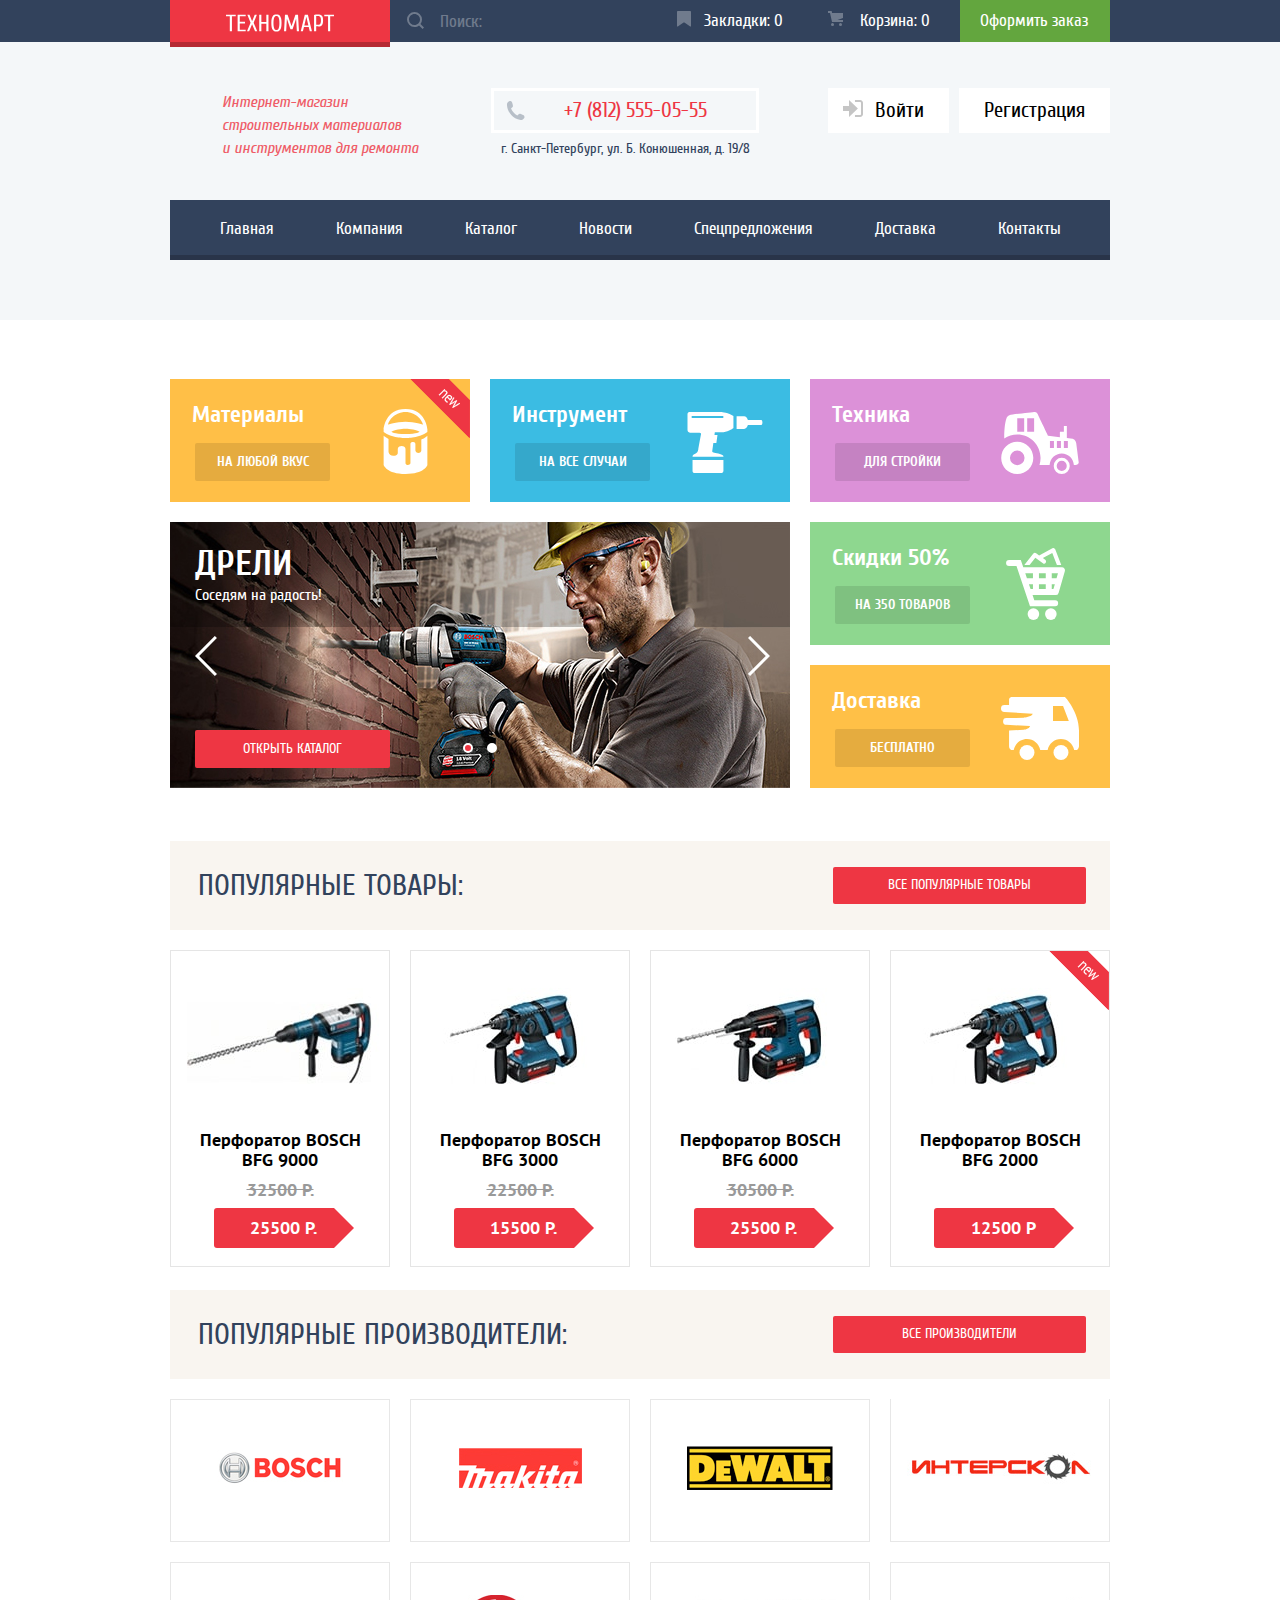
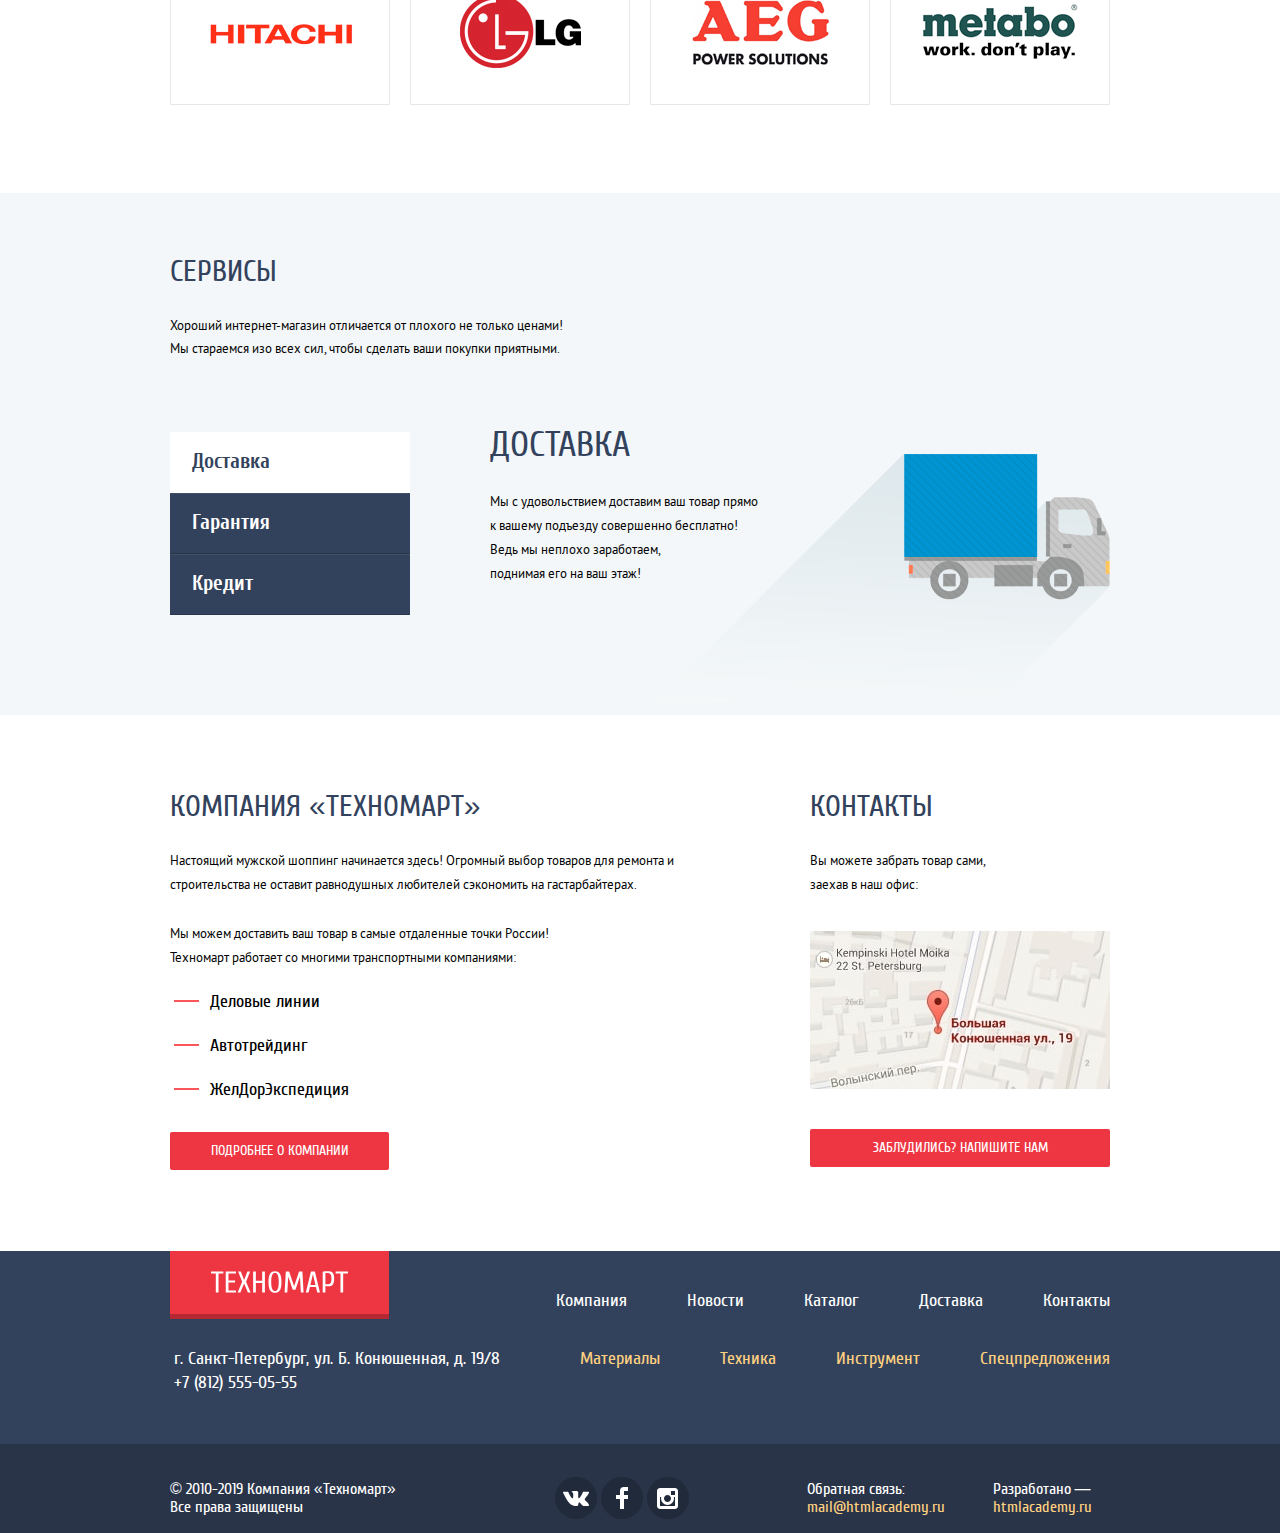
<file: index.html>
<!DOCTYPE html>
<html lang="ru">
<head>
  <meta charset="utf-8">
  <title>HTML Academy: Техномарт</title>
  <link href="css/normalize.css" rel="stylesheet">
  <link href="css/style.min.css" rel="stylesheet">
</head>
<body>
<header>
  <div class="headerTop">
    <div class="topLevel">
      <div class="headline">
        <a class="logo" href="#">
          <img alt="Техномарт" height="22" src="img/logo-technomart.svg" width="137"></a>
        <div class="find">
          <form action="https://echo.htmlacademy.ru" method="post">
            <input class="findArea" id="search" name="searchText" placeholder="Поиск:" type="search">
            <label class="searchLabel" for="search"></label>
          </form>
        </div>
        <div class="bookmarksCart">
          <a href="#">Закладки: 0</a>
          <a href="#">Корзина: 0</a>
        </div>
        <div class="goToCart">
          <a href="#">Оформить заказ</a>
        </div>
      </div>
    </div>
  </div>
  <div class="containerContactsLogin">
    <div class="contactsLogin container">
      <h1>Интернет-магазин строительных&nbsp;материалов и&nbsp;инструментов&nbsp;для&nbsp;ремонта</h1>
      <div class="telAddress">
        <div class="telBorder">
          <a class="tel" href="tel:+78125550555">+7 (812) 555-05-55</a>
        </div>
        <p class="address">г. Санкт-Петербург, ул. Б. Конюшенная, д. 19/8</p>
      </div>
      <div class="loginLink">
        <a class="login" href="#">Войти</a>
        <a class="signUp" href="#">Регистрация</a>
      </div>
    </div>

    <nav class="siteNav container">
      <ul class="siteNavList">
        <li class="siteNavItem"><a href="#">Главная</a></li>
        <li class="siteNavItem"><a href="#">Компания</a></li>
        <li class="siteNavItem"><a href="catalog.html">Каталог</a></li>
        <li class="siteNavItem"><a href="#">Новости</a></li>
        <li class="siteNavItem"><a href="#">Спецпредложения</a></li>
        <li class="siteNavItem"><a href="#">Доставка</a></li>
        <li class="siteNavItem"><a href="#">Контакты</a></li>
      </ul>
    </nav>
  </div>
</header>
<main>
  <section class="catalog">
    <div class="topCatalog">
      <ul class="catalogList">
        <li class="catalogItem new">
          <p>Материалы</p>
          <a class="btnCatalog" href="#">На любой вкус</a>
          <img alt="Ведро краски" src="img/icon-1.svg">
        </li>
        <li class="catalogItem">
          <p>Инструмент</p>
          <a class="btnCatalog" href="#">На все случаи</a>
          <img alt="Дрель" src="img/icon-2.svg">
        </li>
        <li class="catalogItem">
          <p>Техника</p>
          <a class="btnCatalog" href="#">Для стройки</a>
          <img alt="Трактор" src="img/icon-3.svg">
        </li>
      </ul>
    </div>
    <div class="bottomCatalog">
      <div class="slider">
        <div class="firstSlide">
          <p class="boldText upperCase">Дрели</p>
          <p class="sliderDescription">Соседям на радость!</p>
          <div class="arrows">
            <a href="#"><img alt="Предыдущий слайд" height="40" src="img/icon-left.svg" width="22"></a>
            <a href="#"><img alt="Следующий слайд" height="40" src="img/icon-right.svg" width="22"></a>
          </div>
          <a class="btn" href="catalog.html">Открыть каталог</a>
          <input checked id="btn-1" name="toggle" type="radio">
          <input id="btn-2" name="toggle" type="radio">
          <div class="slider-controls">
            <label for="btn-1"></label>
            <label for="btn-2"></label>
          </div>
        </div>
        <div class="secondSlide visuallyHidden">
          <p class="boldText upperCase">Перфораторы</p>
          <p class="sliderDescription">Настоящие мужские игрушки</p>
          <div class="arrows">
            <a href="#"><img alt="Предыдущий слайд" height="40" src="img/icon-left.svg" width="22"></a>
            <a href="#"><img alt="Следующий слайд" height="40" src="img/icon-right.svg" width="22"></a>
          </div>
          <a class="btn" href="catalog.html">Открыть каталог</a>
          <input id="btn-4" name="toggle" type="radio">
          <input id="btn-3" name="toggle" type="radio">
          <div class="slider-controls">
            <label for="btn-4"></label>
            <label for="btn-3"></label>
          </div>
        </div>

      </div>
      <div class="sliderRight">
        <div class="catalogItemBottom">
          <p>Скидки 50%</p>
          <a class="btnCatalog" href="#">На 350 товаров</a>
          <div class="catalogItemImg">
            <img alt="Корзина" src="img/icon-4.svg">
          </div>
        </div>
        <div class="catalogItemBottom">
          <p>Доставка</p>
          <a class="btnCatalog" href="#">Бесплатно</a>
          <div class="catalogItemImg">
            <img alt="Автомобиль" src="img/icon-5.svg">
          </div>
        </div>
      </div>
    </div>
  </section>
  <section class="popularCatalog">
    <div class="popularItemsHeader">
      <h2>Популярные товары:</h2>
      <a class="btn" href="#">Все популярные товары</a>
    </div>
    <div class="popularInCatalog">
      <ul class="popularItemsList">
        <li class="popularItem">
          <a href="#">
            <img alt="Перфоратор Bosch BSG 9000" class="itemCard" height="170" src="img/perforator_4.jpg" width="218">
          </a>
          <div class="buyBtns">
            <a class="buyBtn" href="#">Купить</a>
            <a class="bkmkBtn" href="#">В закладки</a>
          </div>
          <p class="itemHeader">Перфоратор <span class="upperCase">Bosch BFG</span>&nbsp;9000</p>
          <p class="lineTrough">32500 Р.</p>
          <p class="redPrice">25500&nbsp;Р.</p>
        </li>
        <li class="popularItem">
          <a href="#">
            <img alt="Перфоратор Bosch BGF 3000" class="itemCard" height="170" src="img/perforator_1.jpg" width="218">
          </a>
          <div class="buyBtns">
            <a class="buyBtn" href="#">Купить</a>
            <a class="bkmkBtn" href="#">В закладки</a>
          </div>
          <p class="itemHeader">Перфоратор <span class="upperCase">Bosch BFG</span>&nbsp;3000</p>
          <p class="lineTrough">22500 Р.</p>
          <p class="redPrice">15500&nbsp;Р.</p>
        </li>
        <li class="popularItem">
          <a href="#">
            <img alt="Перфоратор Bosch BFG 6000" class="itemCard" height="170" src="img/perforator_2.jpg" width="218">
          </a>
          <div class="buyBtns">
            <a class="buyBtn" href="#">Купить</a>
            <a class="bkmkBtn" href="#">В закладки</a>
          </div>
          <p class="itemHeader">Перфоратор <span class="upperCase">Bosch BFG</span>&nbsp;6000</p>
          <p class="lineTrough">30500 Р.</p>
          <p class="redPrice">25500&nbsp;Р.</p>
        </li>
        <li class="popularItem new">
          <a href="#">
            <img alt="Перфоратор Bosch BFG 2000" class="itemCard" height="170" src="img/perforator_3.jpg" width="218">
          </a>
          <div class="buyBtns">
            <a class="buyBtn" href="#">Купить</a>
            <a class="bkmkBtn" href="#">В закладки</a>
          </div>
          <p class="itemHeader">Перфоратор <span class="upperCase">Bosch BFG</span>&nbsp;2000</p>
          <p class="lineTrough"></p>
          <p class="redPrice">12500&nbsp;Р</p>

        </li>
      </ul>
    </div>
  </section>
  <section class="manufactureContainer">
    <div class="popularItemsHeader">
      <h2>Популярные производители:</h2>
      <a class="btn" href="#">Все производители</a>
    </div>
    <div class="popularManufacture">
      <ul class="popularManufactureList">
        <li class="popularManufactureItem">
          <a href="#"><img alt="Bosch" height="37" src="img/bosch.jpg" width="126"></a>
        </li>
        <li class="popularManufactureItem">
          <a href="#"><img alt="Makita" height="40" src="img/makita.jpg" width="123"></a>
        </li>
        <li class="popularManufactureItem">
          <a href="#"><img alt="DeWALT" height="44" src="img/dewalt.jpg" width="146"></a>
        </li>
        <li class="popularManufactureItem">
          <a href="#"><img alt="Интерскол" height="143" src="img/interskol.png" width="218"></a>
        </li>
        <li class="popularManufactureItem">
          <a href="#"><img alt="HITACHI" height="135" src="img/hitachi.jpg" width="214"></a>
        </li>
        <li class="popularManufactureItem">
          <a href="#"><img alt="LG" height="73" src="img/lg.jpg" width="121"></a>
        </li>
        <li class="popularManufactureItem">
          <a href="#"><img alt="AEG" height="96" src="img/aeg.jpg" width="151"></a>
        </li>
        <li class="popularManufactureItem">
          <a href="#"><img alt="metabo" height="69" src="img/metabo.jpg" width="204"></a>
        </li>
      </ul>
    </div>
  </section>
  <div class="service-container">
    <div class="service">
      <h2>Сервисы</h2>
      <p class="smallText">Хороший интернет-магазин отличается от плохого не только ценами!<br>
        Мы стараемся изо всех сил, чтобы сделать ваши покупки приятными.</p>
      <div class="serviceBtns">
        <div class="serviceBlockLeft">
          <input checked id="button-1" name="service-toggle" type="radio">
          <input id="button-2" name="service-toggle" type="radio">
          <input id="button-3" name="service-toggle" type="radio">
          <div class="service-toggle">
            <label for="button-1">Доставка</label>
            <label for="button-2">Гарантия</label>
            <label for="button-3">Кредит</label>
          </div>
        </div>

        <div class="serviceBlockRight">
          <div class="serviceBtnDelivery">
            <span>Доставка</span>
            <p>
              Мы с удовольствием доставим ваш товар прямо <br>
              к вашему подъезду совершенно бесплатно! <br>
              Ведь мы неплохо заработаем, <br>
              поднимая его на ваш этаж!
            </p>
          </div>
          <div class="serviceBtnWarranty visuallyHidden">
            <span>Гарантия</span>
            <p>
              Если купленный у нас товар поломается или заискрит,<br>
              а также в случае пожара, спровоцированного его возгоранием, вы всегда можете быть уверены в нашей
              гарантии. Мы обменяем сгоревший товар на новый.
              <br>
              Дом уж восстановите как-нибудь сами.</p>
          </div>
          <div class="serviceBtnCredit visuallyHidden">
            <span>Кредит</span>
            <p>Залезть в долговую яму стало проще!<br>
              Кредитные консультанты придут вам на помощь.</p>
            <a class="btn upperCase" href="#">Отправить заявку</a>
          </div>
        </div>
      </div>
    </div>
  </div>

  <div class="aboutColumns">
    <section class="about">
      <h2>Компания «Техномарт»</h2>
      <p>Настоящий мужской шоппинг начинается здесь! Огромный выбор товаров для ремонта и строительства не оставит
        равнодушных любителей сэкономить на гастарбайтерах.</p>
      <p>Мы можем доставить ваш товар в самые отдаленные точки России! Техномарт&nbsp;работает&nbsp;со&nbsp;многими
        транспортными компаниями:</p>
      <ul>
        <li class="delivery">Деловые линии</li>
        <li class="delivery">Автотрейдинг</li>
        <li class="delivery">ЖелДорЭкспедиция</li>
      </ul>
      <a class="btn" href="#">Подробнее о компании</a>
    </section>
    <section class="map">
      <h2>Контакты</h2>
      <p>Вы можете забрать товар сами,<br>
        заехав в наш офис:</p>
      <a class="location" href="#mapPopup"><img alt="Схема проезда" height="158" src="img/map.jpg" width="300"></a>
      <a class="btn" href="form.html" id="formOpen">Заблудились? Напишите нам</a>
    </section>
  </div>
</main>
<div class="popupWindow container visuallyHidden" id="mapPopup">
  <button aria-label="Закрыть карту" class="popupClose" type="button"></button>
  <iframe height="447"
          src="https://yandex.ru/map-widget/v1/?um=constructor%3Aa9865b3611315fa5fb61358d9bc6b5be727f61d021dee298cf6411a449af5301&amp;source=constructor"
          width="938"></iframe>
</div>
<div class="feedback container visuallyHidden">
  <button aria-label="Закрыть форму" class="modalClose" type="button"></button>
  <form action="https://echo.htmlacademy.ru">
    <div class="answer">
      <div class="form-answer">
        <div class="formUpperLeft">
          <label for="loginInput">Ваше имя:</label>
          <label for="emailInput">Ваш e-mail:</label>
        </div>
        <div class="formUpperRight">
          <input id="loginInput" name="login" placeholder="Представьтесь, пожалуйста" type="text">
          <input id="emailInput" name="email" placeholder="Для отправки ответа" type="text">
        </div>
        <div class="formFooter">
          <label for="textletter">Текст письма:</label>
          <textarea cols="67" id="textletter" name="textletter" placeholder="В свободной форме" rows="6"></textarea>
        </div>
      </div>
    </div>
    <div class="formBtn">
      <button aria-label="Отправть обращение" class="upperCase" type="submit">Отправить</button>
    </div>
  </form>
</div>
<footer>
  <div class="footerTopBg">
    <div class="footerTop">
      <div class="leftSide">
        <a href="#">
          <img alt="Техномарт" height="22" src="img/logo-technomart.svg" width="137">
        </a>
        <p>г. Санкт-Петербург, ул. Б. Конюшенная, д. 19/8 +7 (812) 555-05-55</p>
      </div>
      <div class="rightSide">
        <nav>
          <ul>
            <li class="item"><a href="#">Компания</a></li>
            <li class="item"><a href="#">Новости</a></li>
            <li class="item"><a href="#">Каталог</a></li>
            <li class="item"><a href="#">Доставка</a></li>
            <li class="item"><a href="#">Контакты</a></li>
          </ul>
        </nav>
        <nav class="navYellow">
          <ul>
            <li class="item"><a href="#">Материалы</a></li>
            <li class="item"><a href="#">Техника</a></li>
            <li class="item"><a href="#">Инструмент</a></li>
            <li class="item"><a href="#">Спецпредложения</a></li>
          </ul>
        </nav>
      </div>
    </div>
  </div>
  <div class="footerBottomBg">
    <div class="footerBottom container">
      <div>
        <p>&copy; 2010-2019 Компания «Техномарт»<br>
          Все права защищены</p>
      </div>
      <div class="social">
        <div class="socialItem"><a href="#"><img alt="Вконтакте" height="15" src="img/icon-vk.svg" width="26"></a></div>
        <div class="socialItem"><a href="#"><img alt="Facebook" height="22" src="img/icon-fb.svg" width="12"></a></div>
        <div class="socialItem"><a href="#"><img alt="Instagram" height="21" src="img/icon-insta.svg" width="21"></a>
        </div>
      </div>
      <div class="developed">
        <p>Обратная связь: <br>
          <a href="#">mail@htmlacademy.ru</a></p>
        <p>Разработано &mdash; <br>
          <a href="https://up.htmlacademy.ru/htmlcss/27">htmlacademy.ru</a></p>
      </div>
    </div>
  </div>
</footer>
<script src="js/min.js"></script>
</body>
</html>
</file>
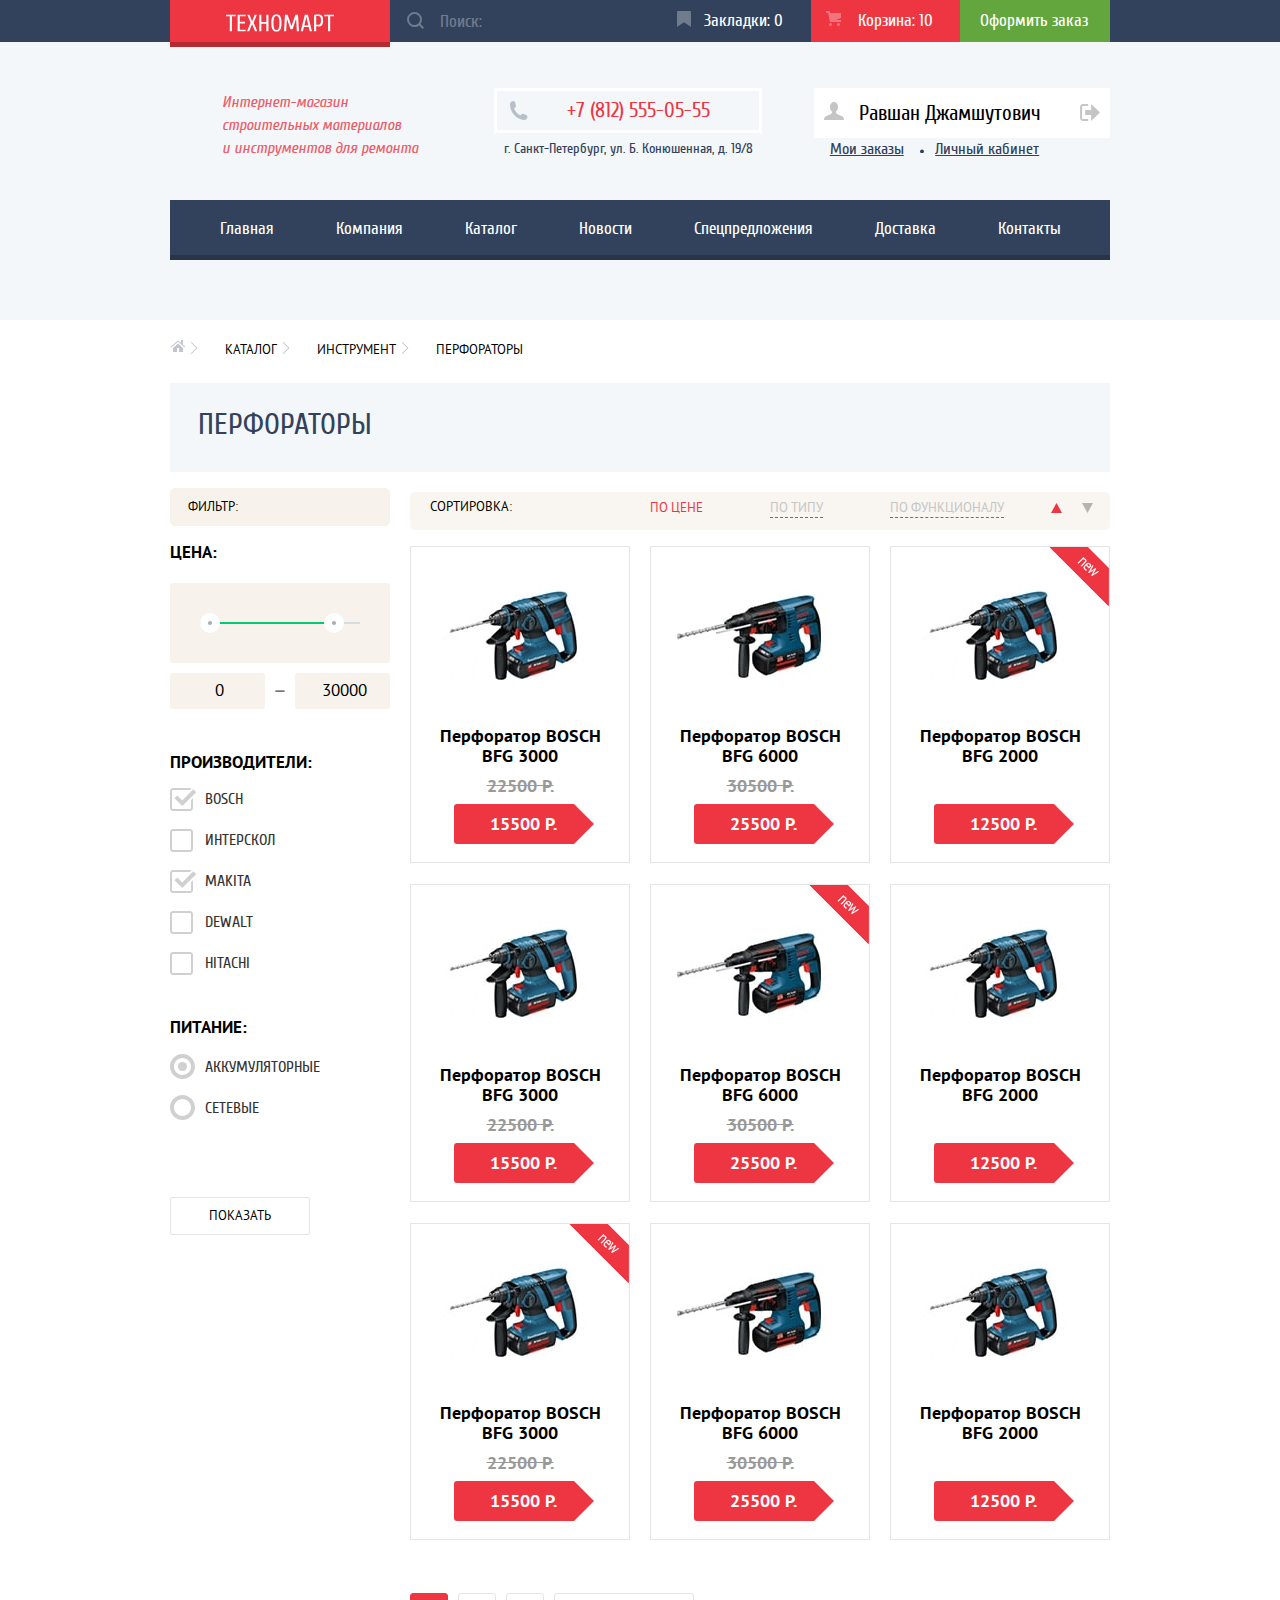
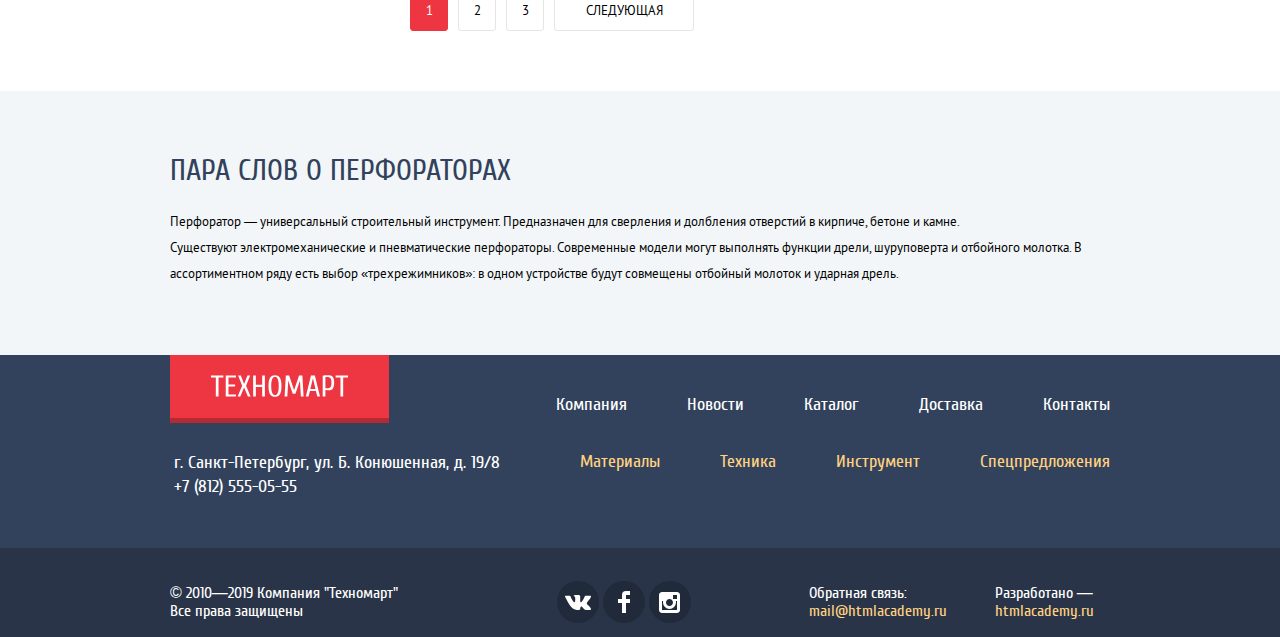
<file: catalog.html>
<!DOCTYPE html>
<html lang="ru">
<head>
  <meta charset="UTF-8">
  <title>HTML Academy: Техномарт</title>
  <link href="css/normalize.css" rel="stylesheet">
  <link href="css/style.min.css" rel="stylesheet">
</head>
<body>
<header>
  <div class="headerTop">
    <div class="topLevel">
      <div class="headline">
        <a class="logo" href="index.html">
          <img alt="Техномарт" height="22" src="img/logo-technomart.svg" width="137"></a>
        <div class="find">
          <form action="https://echo.htmlacademy.ru" method="post">
            <input id="search" name="searchText" placeholder="Поиск:" type="search">
            <label class="searchLabel" for="search"></label>
          </form>
        </div>
        <div class="bookmarksCart">
          <a href="#">Закладки: 0</a>
          <a class="redBnt" href="#">Корзина: 10</a>
        </div>
        <div class="goToCart">
          <a href="#">Оформить заказ</a>
        </div>
      </div>
    </div>
  </div>
  <div class="containerContactsLogin">
    <div class="contactsLogin container">
      <h1>Интернет-магазин строительных&nbsp;материалов и&nbsp;инструментов&nbsp;для&nbsp;ремонта</h1>
      <div class="telAddres">
        <div class="telBorder">
          <a class="tel" href="tel:+78125550555">+7 (812) 555-05-55</a>
        </div>
        <p class="address">г. Санкт-Петербург, ул. Б. Конюшенная, д. 19/8</p>
      </div>
      <div class="user">
        <div class="userBorder">
          <a class="userName" href="#">Paвшан Джамшутович</a>
          <a class="logout" href="#">w</a>
        </div>
        <ul>
          <li class="shoppingHistory"><a href="#">Мои заказы</a></li>
          <li class="account"><a href="#">Личный кабинет</a></li>
        </ul>
      </div>
    </div>


    <nav class="siteNav container">
      <ul class="siteNavList">
        <li class="siteNavItem"><a href="index.html">Главная</a></li>
        <li class="siteNavItem"><a href="#">Компания</a></li>
        <li class="siteNavItem"><a href="#">Каталог</a></li>
        <li class="siteNavItem"><a href="#">Новости</a></li>
        <li class="siteNavItem"><a href="#">Спецпредложения</a></li>
        <li class="siteNavItem"><a href="#">Доставка</a></li>
        <li class="siteNavItem"><a href="#">Контакты</a></li>
      </ul>
    </nav>
  </div>
</header>
<main>
  <div class="container">
    <div class="breadcrumbs upperCase">
      <a href="index.html"><img alt="Начало" height="12" src="img/icon-home.svg" width="15"></a>
      <ul>
        <li><a href="">Каталог</a></li>
        <li><a href="">Инструмент</a></li>
        <li><a href="">Перфораторы</a></li>
      </ul>
    </div>
    <div class="catalogName container">
      <h2>Перфораторы</h2>
    </div>
    <div class="flexContainer container">
      <div class="sideForm">
        <form action="https://echo.htmlacademy.ru" method="post">
          <p class="formHeader upperCase">Фильтр:</p>
          <fieldset class="costFieldset">
            <legend>Цена:</legend>
            <div class="rangeControls">
              <div class="scale">
                <div class="bar">
                </div>
              </div>
              <div class="toggle minToggle"></div>
              <div class="toggle maxToggle"></div>
            </div>
            <div class="priceControls">
              <input class="priceMin" id="priceMin" name="priceMin" type="number" value="0">
              <img alt="-" height="2" src="img/line.png" width="10">
              <input class="priceMax" id="priceMax" name="priceMax" type="number" value="30000">

            </div>
          </fieldset>
          <fieldset class="productionsFieldset">
            <legend>Производители:</legend>
            <ul>
              <li>
                <input checked class="checkBox" id="filter-bosch" name="bosch" type="checkbox">
                <label for="filter-bosch">Bosch</label>
              </li>
              <li>
                <input class="checkBox" id="filter-interskol" name="interskol" type="checkbox">
                <label for="filter-interskol">Интерскол</label>
              </li>
              <li>
                <input checked class="checkBox" id="filter-makita" name="makita" type="checkbox">
                <label for="filter-makita">Makita</label>
              </li>
              <li>
                <input class="checkBox" id="filter-dewalt" name="dewalt" type="checkbox">
                <label for="filter-dewalt">Dewalt</label>
              </li>
              <li>
                <input class="checkBox" id="filter-hitachi" name="hitachi" type="checkbox">
                <label for="filter-hitachi">Hitachi</label>
              </li>
            </ul>
          </fieldset>
          <fieldset class="productionsFieldset">
            <legend>Питание:</legend>
            <ul>
              <li>
                <input checked id="filter-battery" name="adapterGroup" type="radio" value="battery">
                <label for="filter-battery">Аккумуляторные</label>
              </li>
              <li>
                <input id="filter-socket" name="adapterGroup" type="radio" value="socket">
                <label for="filter-socket">Сетевые</label>
              </li>
            </ul>
          </fieldset>
          <button aria-label="Показать результат поиска" class="upperCase" type="submit">Показать</button>
        </form>
      </div>
      <div class="productTable">
        <div class="sort">
          <p class="upperCase">Сортировка:</p>
          <div class="sortBy">
            <div class="sortByType">
              <a class="sortByItem upperCase" href="#">По цене</a>
              <a class="sortByItem upperCase" href="#">По типу</a>
              <a class="sortByItem upperCase" href="#">По функционалу</a>
            </div>
            <div class="sortControl">
              <a class="sortByUp" href="#"></a>
              <a class="sortByDown" href="#"></a>
            </div>
          </div>
        </div>
        <ul class="productList">
          <li class="productListItem">
            <a href="#">
              <img alt="Перфоратор BOSCH BGF 3000" class="itemCard" height="170" src="img/perforator_1.jpg" width="218">
            </a>
            <div class="buyBtns">
              <a class="buyBtn upperCase" href="#">Купить</a>
              <a class="bkmkBtn upperCase" href="#">В закладки</a>
            </div>
            <p class="itemHeader">Перфоратор <span class="upperCase">Bosch bfg</span>&nbsp;3000</p>
            <p class="lineTrough">22500 Р.</p>
            <p class="redPrice">15500 Р.</p>
          </li>
          <li class="productListItem">
            <a href="#">
              <img alt="Перфоратор BOSCH BFG 6000" class="itemCard" height="170" src="img/perforator_2.jpg" width="218">
            </a>
            <div class="buyBtns">
              <a class="buyBtn upperCase" href="#">Купить</a>
              <a class="bkmkBtn upperCase" href="#">В закладки</a>
            </div>
            <p class="itemHeader">Перфоратор <span class="upperCase">Bosch bfg</span>&nbsp;6000</p>
            <p class="lineTrough">30500 Р.</p>
            <p class="redPrice">25500 Р.</p>
          </li>
          <li class="productListItem new">
            <a href="#">
              <img alt="Перфоратор BOSCH BFG 2000" class="itemCard" height="170" src="img/perforator_3.jpg" width="218">
            </a>
            <div class="buyBtns">
              <a class="buyBtn upperCase" href="#">Купить</a>
              <a class="bkmkBtn upperCase" href="#">В закладки</a>
            </div>
            <p class="itemHeader">Перфоратор <span class="upperCase">Bosch bfg</span>&nbsp;2000</p>
            <p class="redPrice">12500 Р.</p>
          </li>
          <li class="productListItem">
            <div class="buyBtns">
              <a class="buyBtn upperCase" href="#">Купить</a>
              <a class="bkmkBtn upperCase" href="#">В закладки</a>
            </div>
            <a href="#">
              <img alt="Перфоратор BOSCH BGF 3000" class="itemCard" height="170" src="img/perforator_1.jpg" width="218">
            </a>
            <p class="itemHeader">Перфоратор <span class="upperCase">Bosch bfg</span>&nbsp;3000</p>
            <p class="lineTrough">22500 Р.</p>
            <p class="redPrice">15500 Р.</p>
          </li>
          <li class="productListItem new">
            <a href="#">
              <img alt="Перфоратор BOSCH BFG 6000" class="itemCard new" height="170" src="img/perforator_2.jpg"
                   width="218">
            </a>
            <div class="buyBtns">
              <a class="buyBtn upperCase" href="#">Купить</a>
              <a class="bkmkBtn upperCase" href="#">В закладки</a>
            </div>
            <p class="itemHeader">Перфоратор <span class="upperCase">Bosch bfg</span>&nbsp;6000</p>
            <p class="lineTrough">30500 Р.</p>
            <p class="redPrice">25500 Р.</p>
          </li>
          <li class="productListItem">
            <a href="#">
              <img alt="Перфоратор BOSCH BFG 2000" class="itemCard" height="170" src="img/perforator_3.jpg" width="218">
            </a>
            <div class="buyBtns">
              <a class="buyBtn upperCase" href="#">Купить</a>
              <a class="bkmkBtn upperCase" href="#">В закладки</a>
            </div>
            <p class="itemHeader">Перфоратор <span class="upperCase">Bosch bfg</span>&nbsp;2000</p>
            <p class="redPrice">12500 Р.</p>
          </li>
          <li class="productListItem new">
            <a href="#">
              <img alt="Перфоратор BOSCH BGF 3000" class="itemCard new" height="170" src="img/perforator_1.jpg"
                   width="218">
            </a>
            <div class="buyBtns">
              <a class="buyBtn upperCase" href="#">Купить</a>
              <a class="bkmkBtn upperCase" href="#">В закладки</a>
            </div>
            <p class="itemHeader">Перфоратор <span class="upperCase">Bosch bfg</span>&nbsp;3000</p>
            <p class="lineTrough">22500 Р.</p>
            <p class="redPrice">15500 Р.</p>
          </li>
          <li class="productListItem">
            <a href="#">
              <img alt="Перфоратор BOSCH BFG 6000" class="itemCard" height="170" src="img/perforator_2.jpg" width="218">
            </a>
            <div class="buyBtns">
              <a class="buyBtn upperCase" href="#">Купить</a>
              <a class="bkmkBtn upperCase" href="#">В закладки</a>
            </div>
            <p class="itemHeader">Перфоратор <span class="upperCase">Bosch bfg</span>&nbsp;6000</p>
            <p class="lineTrough">30500 Р.</p>
            <p class="redPrice">25500 Р.</p>
          </li>
          <li class="productListItem">
            <a href="#">
              <img alt="Перфоратор BOSCH BFG 2000" class="itemCard" height="170" src="img/perforator_3.jpg" width="218">
            </a>
            <div class="buyBtns">
              <a class="buyBtn upperCase" href="#">Купить</a>
              <a class="bkmkBtn upperCase" href="#">В закладки</a>
            </div>
            <p class="itemHeader">Перфоратор <span class="upperCase">Bosch bfg</span>&nbsp;2000</p>
            <p class="redPrice">12500 Р.</p>
          </li>
        </ul>
        <div class="pageSelect">
          <a class="pageNumber" href="#">1</a>
          <a class="pageNumber" href="#">2</a>
          <a class="pageNumber" href="#">3</a>
          <a class="nextPage upperCase" href="#">Следующая</a>
        </div>
      </div>
    </div>
  </div>
  <div class="catalogBgContainer">
    <div class="catalogDescription container">
      <h2 class="upperCase">Пара слов о перфораторах</h2>
      <p>Перфоратор — универсальный строительный инструмент. Предназначен для сверления и долбления отверстий в
        кирпиче,
        бетоне и камне.
        <br>
        Существуют электромеханические и пневматические перфораторы. Современные модели могут выполнять функции дрели,
        шуруповерта и отбойного молотка.
        В ассортиментном ряду есть выбор «трехрежимников»: в одном устройстве будут совмещены отбойный молоток и
        ударная
        дрель.</p>
    </div>
  </div>
</main>
<div class="addToCart visuallyHidden">
  <p>Товар добавлен в корзину!</p>
  <a href="#">Оформить заказ</a>
  <a href="#">Продолжить покупки</a>
</div>
<footer>
  <div class="footerTopBg">
    <div class="footerTop">
      <div class="leftSide">
        <a href="index.html">
          <img alt="Техномарт" height="22" src="img/logo-technomart.svg" width="137">
        </a>
        <p>г. Санкт-Петербург, ул. Б. Конюшенная, д. 19/8 +7 (812) 555-05-55</p>
      </div>
      <div class="rightSide">
        <nav>
          <ul>
            <li class="item"><a href="#">Компания</a></li>
            <li class="item"><a href="#">Новости</a></li>
            <li class="item"><a href="#">Каталог</a></li>
            <li class="item"><a href="#">Доставка</a></li>
            <li class="item"><a href="#">Контакты</a></li>
          </ul>
        </nav>
        <nav class="navYellow">
          <ul>
            <li class="item"><a href="#">Материалы</a></li>
            <li class="item"><a href="#">Техника</a></li>
            <li class="item"><a href="#">Инструмент</a></li>
            <li class="item"><a href="#">Спецпредложения</a></li>
          </ul>
        </nav>
      </div>
    </div>
  </div>
  <div class="footerBottomBg">
    <div class="footerBottom container">
      <div>
        <p>&copy; 2010&mdash;2019 Компания "Техномарт"<br>
          Все права защищены</p>
      </div>
      <div class="social">
        <div class="socialItem"><a href="#"><img alt="Вконтакте" height="15" src="img/icon-vk.svg" width="26"></a></div>
        <div class="socialItem"><a href="#"><img alt="Facebook" height="22" src="img/icon-fb.svg" width="12"></a></div>
        <div class="socialItem"><a href="#"><img alt="Instagram" height="21" src="img/icon-insta.svg" width="21"></a>
        </div>
      </div>
      <div class="developed">
        <p>Обратная связь: <br>
          <a href="#">mail@htmlacademy.ru</a></p>
        <p>Разработано &mdash; <br>
          <a href="https://up.htmlacademy.ru/htmlcss/27">htmlacademy.ru</a></p>
        <article class="modalAddProduct visuallyHidden">
          <span class="icon"></span>
          <span>Товар добавлен в корзину!</span>
          <button aria-label="Отменить добавление в корзину" class="popupClose" type="button"></button>
          <div class="add-product-button">
            <a class="btn active-btn" href="#ordering">Оформить заказ</a>
            <a class="btn" href="#">Продолжить Покупки</a>
          </div>
        </article>
      </div>
    </div>
  </div>
</footer>
</body>
</html>
</file>
<file: css/style.min.css>
@font-face{font-family:"Cuprum";src:url("../fonts/cuprum.woff2") format("woff2"),url("../fonts/cuprum.woff") format("woff");font-weight:400;font-style:normal}@font-face{font-family:"Cuprum";src:url("../fonts/cuprumbold.woff2") format("woff2"),url("../fonts/cuprumbold.woff") format("woff");font-weight:700;font-style:normal}@font-face{font-family:"Cuprum";src:url("../fonts/cuprumbolditalic.woff2") format("woff2"),url("../fonts/cuprumbolditalic.woff") format("woff");font-weight:700;font-style:italic}@font-face{font-family:"Cuprum";src:url("../fonts/cuprumitalic.woff2") format("woff2"),url("../fonts/cuprumitalic.woff") format("woff");font-weight:400;font-style:italic}@font-face{font-family:"PT Sans";src:url("../fonts/ptsans.woff2") format("woff2"),url("../fonts/ptsans.woff") format("woff");font-weight:400;font-style:normal}@font-face{font-family:"PT Sans";src:url("../fonts/ptsansbold.woff2") format("woff2"),url("../fonts/ptsansbold.woff") format("woff");font-weight:700;font-style:normal}html{-webkit-box-sizing:border-box;box-sizing:border-box}*,*:before,*:after{-webkit-box-sizing:inherit;box-sizing:inherit}body{font-family:"Cuprum","Arial",sans-serif;font-size:16px;margin:0;padding:0;overflow-x:hidden}a{text-decoration:none}.contactsLogin h1{font-family:"Cuprum","Arial",sans-serif;font-size:16px;font-weight:400;font-style:italic;line-height:23px;color:#ef5c67}.costFieldset,.productionsFieldset{min-width:0;margin:0;padding:0;border:0}::-webkit-input-placeholder{opacity:.3;color:white}::-moz-placeholder{opacity:.3;color:white}:-ms-input-placeholder{opacity:.3;color:white}::-ms-input-placeholder{opacity:.3;color:white}::placeholder{opacity:.3;color:white}:-ms-input-placeholder,::-ms-input-placeholder{color:white}.headline{display:-webkit-box;display:-ms-flexbox;display:flex;-webkit-box-align:center;align-items:center;-ms-flex-align:center;min-width:940px;margin-right:auto;margin-left:auto;background-color:#32425c}.headline a{color:white}.logo{width:220px;height:42px;padding-top:14px;padding-bottom:11px;text-align:center;background-color:#ee3643;position:relative}.logo::after{content:"";background:#b52933;position:absolute;width:100%;height:5px;left:0;top:100%;z-index:1}.logo img{width:108px;height:18px}.topCatalog{padding-top:59px}.logo:hover,.leftSide a:hover{background-color:#ca2c37}.logo:active,.leftSide a:active{background-color:#ba2732}.find input{font-family:"Cuprum","Arial",sans-serif;font-size:17px;width:270px;height:42px;padding-left:50px;cursor:pointer;color:#d4d6db;border:0;background-color:transparent}.find form{position:relative}.find:hover{background-color:#212a3a}.find:hover .searchLabel{opacity:1}.find:hover input::-webkit-input-placeholder{opacity:1}.find:hover input::-moz-placeholder{opacity:1}.find:hover input:-ms-input-placeholder{opacity:1}.find:hover input::-ms-input-placeholder{opacity:1}.find:hover input::placeholder{opacity:1}.find input[type=search]:focus{color:black;outline:0;background-color:white}.findArea:focus+.searchLabel{opacity:1;background:url("../img/icon-search-red.svg") no-repeat}.bookmarksCart a:hover{background-color:#161d29}.upperCase{text-transform:uppercase}.visuallyHidden{position:absolute;overflow:hidden;clip:rect(0 0 0 0);width:1px;height:1px;margin:-1px;padding:0;border:0}.bookmarksCart a{font-size:17px;width:150px;height:100%;color:white}.bookmarksCart{height:42px}.goToCart a{display:-webkit-box;display:-ms-flexbox;display:flex;-webkit-box-align:center;align-items:center;-ms-flex-align:center;-webkit-box-pack:center;-ms-flex-pack:center;font-size:17px;padding-left:20px;width:150px;height:42px;background-color:#63a63e}.goToCart a:hover{background-color:#5fbb2d}.goToCart a:active{background-color:#518534}.contactsLogin{display:-webkit-box;display:-ms-flexbox;display:flex;-webkit-box-pack:justify;-ms-flex-pack:justify;justify-content:space-between;width:940px;height:142px;padding-top:46px;background-color:#f4f7f9}.contactsLogin h1{float:left;width:220px;margin:3px 0 40px 52px}.address{font-size:14px;margin-top:8px;color:#32425c}.tel{font-size:21px;position:relative;display:block;padding-left:70px;color:#ee3643}.tel::before{position:absolute;left:12px;top:3px;width:19px;height:19px;content:url("../img/icon-phone.svg")}.find{display:-webkit-box;display:-ms-flexbox;display:flex;-webkit-box-align:center;align-items:center;-ms-flex-align:center;width:265px;height:100%;text-align:center}.telAddress{display:-webkit-box;display:-ms-flexbox;display:flex;-webkit-box-align:center;align-items:center;-ms-flex-align:center;-webkit-box-orient:vertical;-webkit-box-direction:normal;-ms-flex-direction:column;flex-direction:column;margin-right:20px;text-align:center}.telAddres{display:-webkit-box;display:-ms-flexbox;display:flex;-webkit-box-align:center;align-items:center;-ms-flex-align:center;-webkit-box-orient:vertical;-webkit-box-direction:normal;-ms-flex-direction:column;flex-direction:column;text-align:center}.loginLink{display:-webkit-box;display:-ms-flexbox;display:flex;-webkit-box-pack:justify;-ms-flex-pack:justify;justify-content:space-between}.signUp{margin-left:10px}.login{font-size:21px;display:-webkit-box;display:-ms-flexbox;display:flex;-webkit-box-align:center;align-items:center;-ms-flex-align:center;-ms-flex-wrap:nowrap;flex-wrap:nowrap;-webkit-box-pack:center;-ms-flex-pack:center;justify-content:center;height:45px;padding-right:25px;padding-left:10px;color:black;background-color:white}.signUp{font-size:21px;display:-webkit-box;display:-ms-flexbox;display:flex;-webkit-box-align:center;align-items:center;-ms-flex-align:center;-ms-flex-wrap:nowrap;flex-wrap:nowrap;-webkit-box-pack:center;-ms-flex-pack:center;justify-content:center;height:45px;padding-right:25px;padding-left:25px;color:black;background-color:white}.login::before{padding-right:12px;margin-left:5px;content:url("../img/icon-login.svg")}.loginLink a:hover{color:#ee3643}.login:hover::before{content:url("../img/icon-login-blue.svg");opacity:1}.loginLink a:active{color:#b2b2b2}.login:active::before{content:url("../img/icon-login.svg")}.siteNav{margin-top:0;background-color:#32425c;-webkit-box-shadow:#293449 0 5px;box-shadow:#293449 0 5px}.siteNavList{list-style-type:none}.siteNavItem a{color:white}h2{font-family:"Cuprum","Arial",sans-serif;font-size:30px;font-weight:normal;font-style:normal;text-transform:uppercase;color:#32425c}.about p,.map p{font-family:"PT Sans","Arial",sans-serif;font-size:13px;line-height:24px;padding-bottom:12px}.map img{margin-top:9px;margin-bottom:35px}.about ul{margin-top:-5px;padding-bottom:4px;list-style-type:none}.about li:before{position:relative;top:10px;left:-36px;display:block;width:25px;height:2px;content:"";background:#fb565a}.about li{margin-bottom:21px;font-size:18px}.btn{font-size:14px;padding-top:14px;padding-bottom:14px;text-transform:uppercase;color:white;border-radius:2px;background-color:#ee3643}.popularManufactureList{display:-webkit-box;display:-ms-flexbox;display:flex;-webkit-box-align:center;align-items:center;-ms-flex-align:center;-ms-flex-wrap:wrap;flex-wrap:wrap;-webkit-box-pack:justify;-ms-flex-pack:justify;justify-content:space-between;margin:0;padding:0;padding-bottom:68px;list-style-type:none}.popularManufactureItem{display:-webkit-box;display:-ms-flexbox;display:flex;-webkit-box-align:center;align-items:center;-ms-flex-align:center;-webkit-box-pack:center;-ms-flex-pack:center;justify-content:center;width:220px;height:143px;margin-bottom:20px;text-align:center;border:1px solid #e7e7e7}.popularManufactureItem:hover{-webkit-box-shadow:0 10px 25px rgba(41,52,73,.5);box-shadow:0 10px 25px rgba(41,52,73,.5)}.popularManufactureItem:active img{opacity:.3;-webkit-box-shadow:0 4px 10px rgba(41,52,73,.5);box-shadow:0 4px 10px rgba(41,52,73,.5)}.item a:hover{text-decoration:underline}.item a:active{text-decoration:none;opacity:.3}.btn:hover{background-color:#ca2c37}.btn:active{background-color:#ba2732}.footerTop .logo{padding-top:21px;padding-bottom:21px}.footerTop ul{list-style-type:none}.footerTop a{color:white}.footerBottom a{color:#ffd180}.social{display:inherit;padding-left:155px}.socialItem{display:-webkit-box;display:-ms-flexbox;display:flex;-webkit-box-align:center;align-items:center;-ms-flex-align:center;-webkit-box-pack:center;-ms-flex-pack:center;justify-content:center;width:42px;height:42px;margin-left:4px;padding-top:4px;text-align:center;border-radius:50%;background-color:#212a3a}.socialItem:hover{background-color:#ee3643}.socialItem img{top:12px;left:10px}.navYellow a{color:#ffd180}.bookmarksCart{display:-webkit-box;display:-ms-flexbox;display:flex;-webkit-box-align:center;align-items:center;-ms-flex-align:center;justify-content:stretch;width:305px;height:42px;text-align:center}.bookmarksCart :first-child::before{padding-right:13px;content:url("../img/icon-bookmark.svg");opacity:.3}.bookmarksCart :last-child::before{padding-right:17px;content:url("../img/icon-cart.svg");opacity:.3}.bookmarksCart :last-child{display:-webkit-box;display:-ms-flexbox;display:flex;-webkit-box-align:center;align-items:center;-ms-flex-align:center;-webkit-box-pack:center;-ms-flex-pack:center;justify-content:center;width:150px;text-align:center;padding-right:12px}.bookmarksCart :first-child{display:-webkit-box;display:-ms-flexbox;display:flex;-webkit-box-align:center;align-items:center;-ms-flex-align:center;-webkit-box-pack:center;-ms-flex-pack:center;padding-left:22px;width:156px;height:100%;text-align:center}.bookmarksCart :first-child:hover::before{content:url("../img/icon-bookmark.svg");opacity:1}.bookmarksCart :last-child:hover::before{content:url("../img/icon-cart.svg");opacity:1}.bookmarksCart :first-child:active::before{content:url("../img/icon-bookmark.svg");opacity:.5}.bookmarksCart :last-child:active::before{content:url("../img/icon-cart.svg");opacity:.5}.logout{padding-right:10px;color:transparent;background-image:url("../img/icon-logout.svg");background-repeat:no-repeat}.logout:hover{color:transparent;background-image:url("../img/icon-logout-blue.svg")}.logout:active{color:transparent;background-image:url("../img/icon-logout.svg")}.shoppingHistory a:hover{color:#ee3643}.account a:hover{color:#ee3643}.shoppingHistory a:active{color:#b7bfc8}.shoppingHistory{position:relative}.shoppingHistory::after{content:"";position:absolute;top:50%;right:-20px;width:4px;height:4px;border:0;background-image:url("../img/shape.svg");z-index:10}.account a:active{color:#b7bfc8}.user ul{display:-webkit-box;display:-ms-flexbox;display:flex;-ms-flex-wrap:nowrap;flex-wrap:nowrap;-ms-flex-pack:distribute;justify-content:space-around;width:100%;padding-top:1px;padding-right:55px;padding-left:0}.userName::before{padding-right:15px;content:url("../img/icon-user.svg")}.userName:hover::before{content:url("../img/icon-user-blue.svg")}.contactsLogin ul{display:-webkit-box;display:-ms-flexbox;display:flex;list-style-type:none}.contactsLogin ul a{text-decoration:underline;color:#32425c}.userName{font-size:21px;padding-right:39px;color:black}.userName:active{color:#b2b2b2}.userName:active::before{content:url("../img/icon-user.svg")}.breadcrumbs ul{margin-left:20px;margin-top:20px;padding:0;list-style-image:url("../img/icon-right-small.svg")}.breadcrumbs li{padding-left:20px}.breadcrumbs a{font-family:"PT Sans","Arial",sans-serif;font-size:13px;line-height:18px;color:black}.catalogName{height:89px;margin-top:8px;background-color:#f3f7f9}.catalogName h2{margin:0 auto;padding-top:25px;padding-left:28px}.productListItem,.popularItem{position:relative;display:-webkit-box;display:-ms-flexbox;display:flex;-webkit-box-align:center;align-items:center;-ms-flex-align:center;-webkit-box-orient:vertical;-webkit-box-direction:normal;-ms-flex-direction:column;flex-direction:column;width:220px;min-height:317px;margin-right:20px;margin-bottom:21px;border:#e5e5e5 1px solid}.productListItem:nth-child(3n){margin-right:0}.popularItem:nth-child(4n){margin-right:0}.productListItem:hover,.popularItem:hover{z-index:1;-webkit-box-shadow:0 0 10px #aeb2ba;box-shadow:0 0 10px #aeb2ba}.productListItem img,.popularItem img{margin-top:5px}.popularItemsHeader{display:-webkit-box;display:-ms-flexbox;display:flex;-webkit-box-align:center;-ms-flex-align:center;-ms-flex-wrap:nowrap;flex-wrap:nowrap;-webkit-box-pack:justify;-ms-flex-pack:justify;justify-content:space-between;height:89px;margin-top:53px;margin-bottom:20px;padding-right:24px;text-align:center;background-color:#f9f5f0}.popularItemsHeader .btn{width:253px;height:37px;padding-top:10px;margin-top:auto;margin-bottom:auto}.popularItemsHeader h2{padding-top:3px;padding-left:28px}.productListItem p,.popularItem{font-family:"PT Sans","Arial",sans-serif;font-size:18px;font-weight:bold;line-height:20px;text-align:center}.lineTrough{margin-top:10px;margin-bottom:8px;text-decoration:line-through;color:#999}.itemHeader{margin-top:0;margin-bottom:0;white-space:pre-wrap;max-width:200px}.redPrice{position:relative;-webkit-box-sizing:content-box;box-sizing:content-box;width:80px;margin-top:auto;margin-left:7px;padding:10px 30px;color:white;border-radius:3px;background:#ee3643}.redPrice::after{position:absolute;top:0;right:-20px;width:0;height:0;content:"";border:20px solid white;border-left-color:#ee3643}.popularInCatalog ul,.productList{list-style-type:none}.buyBtns{font-family:"Cuprum","Arial",sans-serif;display:none;height:179px}li:hover img.itemCard{display:none}li:hover .buyBtns{font-family:"Cuprum","Arial",sans-serif;display:-webkit-box;display:-ms-flexbox;display:flex;-webkit-box-orient:vertical;-webkit-box-direction:normal;-ms-flex-direction:column;flex-direction:column;-ms-flex-wrap:wrap;flex-wrap:wrap;padding-top:44px;text-transform:uppercase}.slider ul{list-style-type:none}.bottomCatalog{display:-webkit-box;display:-ms-flexbox;display:flex;height:266px;margin-top:20px;color:white}.firstSlide{position:relative;width:620px;height:266px;padding-top:20px;padding-left:25px;background-color:saddlebrown;background-image:url("../img/slider-1.jpg")}.secondSlide{display:none;position:relative;width:620px;height:266px;padding-top:20px;padding-left:25px;background-color:saddlebrown;background-image:url("../img/slider-2.jpg")}.slider .btn{height:125px;padding:11px 48px}.slider p{margin-top:1px;margin-bottom:0}.sliderRight{margin-left:20px}.catalogItemBottom{font-family:"Cuprum","Arial",sans-serif;font-size:24px;font-weight:bold;display:-webkit-box;display:-ms-flexbox;display:flex;-webkit-box-orient:vertical;-webkit-box-direction:normal;-ms-flex-direction:column;flex-direction:column;-ms-flex-wrap:wrap;flex-wrap:wrap;width:300px;height:123px;margin-bottom:20px;padding:0 25px}.catalogItem img,.catalogItemBottom img{padding-top:30px}.catalogItemBottom:first-child{background-color:#8ed78f}.catalogItemBottom:last-child{background-color:#ffc047}.boldText{font-size:36px;font-weight:bold;margin-top:8px;margin-bottom:4px}.arrows{display:-webkit-box;display:-ms-flexbox;display:flex;-webkit-box-align:center;-ms-flex-align:center;-webkit-box-pack:justify;-ms-flex-pack:justify;justify-content:space-between;height:134px;padding-top:31px;padding-right:20px}.buyBtn{font-size:14px;display:-webkit-box;display:-ms-flexbox;display:flex;-webkit-box-align:center;align-items:center;-ms-flex-align:center;-webkit-box-pack:center;-ms-flex-pack:center;justify-content:center;width:135px;height:35px;margin-bottom:11px;color:white;border-radius:2px;background-color:#63a63e;-webkit-box-shadow:#367315 0 3px;box-shadow:#367315 0 3px}.buyBtn::before{padding-right:20px;content:url("../img/icon-cart.svg");opacity:.3}.buyBtn:hover{background-color:#5fbb2d}.buyBtn:hover::before{padding-right:20px;content:url("../img/icon-cart-white.svg");opacity:1}.buyBtn:active{background-color:#518534}.buyBtn:active::before{padding-right:20px;content:url("../img/icon-cart-white.svg");opacity:1}.bkmkBtn{font-size:14px;display:-webkit-box;display:-ms-flexbox;display:flex;-webkit-box-align:center;align-items:center;-ms-flex-align:center;-webkit-box-pack:center;-ms-flex-pack:center;justify-content:center;height:35px;color:#32425c;border:#63a63e 3px solid;border-radius:2px}.bkmkBtn:hover{border-color:#32425c}.bkmkBtn:active{color:#c4c4c4;border-color:#d8d8d8}.new:before{position:absolute;top:0;right:0;width:60px;height:59px;content:"";background-image:url("../img/new-flag.png");background-repeat:no-repeat}.productList,.popularItemsList{display:-webkit-box;display:-ms-flexbox;display:flex;-ms-flex-wrap:wrap;flex-wrap:wrap;padding:0}.popularItemsList{margin-bottom:25px}.productList{width:700px;margin-top:16px}.container{max-width:940px;margin-right:auto;margin-left:auto}.flexContainer{display:-webkit-box;display:-ms-flexbox;display:flex;margin-top:20px}main{margin-right:auto;margin-left:auto}main legend{font-family:"PT Sans","Arial",sans-serif;font-size:17px;font-weight:bold}.siteNavList{display:-webkit-box;display:-ms-flexbox;display:flex;-ms-flex-wrap:nowrap;flex-wrap:nowrap;-webkit-box-pack:center;-ms-flex-pack:center;justify-content:center;height:55px;padding:0;text-align:center}.siteNavList li{display:inline-block}.siteNavList li:hover{background-color:#293449}.siteNavItem a:active{color:#868c95}.breadcrumbs ul{display:-webkit-box;display:-ms-flexbox;display:flex;-ms-flex-wrap:nowrap;flex-wrap:nowrap}.breadcrumbs li{padding-right:20px}.sort p{display:inline;margin-top:5px}.sliderDescription{padding-top:1px}.siteNavItem a{display:block;padding:20px 31px;font-weight:400;font-style:normal;font-size:17px;line-height:17px;font-family:"Cuprum","Arial",sans-serif;text-decoration:none;color:#fff}.topLevel{display:-webkit-box;display:-ms-flexbox;display:flex;-webkit-box-align:center;align-items:center;-ms-flex-align:center;-ms-flex-wrap:wrap;flex-wrap:wrap;-ms-flex-pack:distribute;justify-content:space-around;max-width:940px;margin-right:auto;margin-left:auto}.headerTop{display:-webkit-box;display:-ms-flexbox;display:flex;-ms-flex-wrap:wrap;flex-wrap:wrap;-ms-flex-pack:distribute;justify-content:space-around;background-color:#32425c}.catalogList{display:-webkit-box;display:-ms-flexbox;display:flex;-ms-flex-wrap:wrap;flex-wrap:wrap}.telBorder{display:-webkit-box;display:-ms-flexbox;display:flex;-webkit-box-align:center;align-items:center;-ms-flex-align:center;width:268px;height:45px;border:3px solid #fff}.userBorder{display:-webkit-box;display:-ms-flexbox;display:flex;-webkit-box-align:center;align-items:center;-ms-flex-align:center;-webkit-box-pack:justify;-ms-flex-pack:justify;justify-content:space-between;width:100%;margin-bottom:-15px;padding:13px 10px;background-color:white}.containerContactsLogin{height:278px;background-color:#f4f7f9}.bottomCatalog ul{display:-webkit-box;display:-ms-flexbox;display:flex}.catalogItem{font-family:"Cuprum","Arial",sans-serif;font-size:24px;font-weight:bold;position:relative;display:-webkit-box;display:-ms-flexbox;display:flex;-webkit-box-orient:vertical;-webkit-box-direction:normal;-ms-flex-direction:column;flex-direction:column;width:300px;min-height:123px;padding-right:25px;padding-left:25px;color:white}.catalogItem p,.catalogItemBottom p{margin-bottom:14px;margin-top:22px;margin-left:-3px}.productionsFieldset ul{padding:0;list-style-type:none}.footerTop{display:-webkit-box;display:-ms-flexbox;display:flex;-ms-flex-wrap:nowrap;flex-wrap:nowrap;max-width:940px;height:193px;margin-right:auto;margin-left:auto}.navYellow{margin-top:-78px}.footerTopBg{font-size:18px;color:white;background-color:#32425c}.footerTop ul{display:-webkit-box;display:-ms-flexbox;display:flex;-webkit-box-align:end;align-items:flex-end;-ms-flex-align:end;-ms-flex-wrap:nowrap;flex-wrap:nowrap;-webkit-box-pack:end;-ms-flex-pack:end;justify-content:flex-end;margin-right:0}.footerBottomBg{color:white;background-color:#293449}.footerBottom{display:-webkit-box;display:-ms-flexbox;display:flex;-webkit-box-align:center;align-items:center;-ms-flex-align:center;-ms-flex-wrap:wrap;flex-wrap:wrap;padding-top:20px}.developed{display:inherit;padding-left:70px}.developed p{margin-left:48px}.developed a:hover{text-decoration:underline}.developed a:active{text-decoration:none;color:#ee3643}.rightSide{display:-webkit-box;display:-ms-flexbox;display:flex;-ms-flex-wrap:wrap;flex-wrap:wrap;-webkit-box-pack:end;-ms-flex-pack:end;justify-content:flex-end}.rightSide nav{padding-top:22px;padding-bottom:0}.leftSide a{font-family:"Cuprum","Arial",sans-serif;font-size:30px;font-weight:400;font-style:normal;line-height:30px;display:inline-block;vertical-align:middle;padding-top:18px;padding-right:41px;padding-bottom:15px;padding-left:41px;text-decoration:none;text-transform:uppercase;color:#fff;border-bottom:5px solid #b52933;background-color:#ee3643}.popularItemsList{margin-bottom:17px}.leftSide{width:650px}.leftSide p{line-height:24px;padding-top:10px;padding-left:4px}.rightSide .item{margin-right:60px}.rightSide .item:last-child{margin-right:0}.btnCatalog{font-size:14px;display:-webkit-box;display:-ms-flexbox;display:flex;-webkit-box-align:center;align-items:center;-ms-flex-align:center;-webkit-box-pack:center;-ms-flex-pack:center;justify-content:center;width:135px;height:38px;text-transform:uppercase;color:white;border-radius:2px;background-color:rgba(0,0,0,.1)}.btnCatalog:hover{background-color:rgba(0,0,0,.2)}.btnCatalog:active{background-color:rgba(0,0,0,.3)}.catalogList li:nth-child(1){background-color:#ffbf47}.catalogList li:nth-child(2){background-color:#3bbce3}.catalogList li:nth-child(3){background-color:#dc91d8}.catalogList{display:-webkit-box;display:-ms-flexbox;display:flex;-webkit-box-pack:justify;-ms-flex-pack:justify;justify-content:space-between;width:100%;margin:0;padding:0;list-style-type:none}.catalogList li{display:-webkit-box;display:-ms-flexbox;display:flex;-ms-flex-wrap:wrap;flex-wrap:wrap;width:300px;height:123px}.service-container{width:100%;background-color:#f4f7f9}.service{max-width:940px;min-height:522px;margin:auto;padding-top:37px}.serviceBtns{display:-webkit-box;display:-ms-flexbox;display:flex;-webkit-box-align:center;align-items:center;-ms-flex-align:center;height:300px}.smallText{font-family:"PT Sans","Arial",sans-serif;font-size:13px;line-height:23px}.serviceBlockRight{font-size:36px;display:-webkit-box;display:-ms-flexbox;display:flex;width:100%;height:359px;margin-right:0;margin-left:80px}.serviceBtnDelivery{width:100%;padding-top:80px;background-image:url("../img/delivery.png");background-repeat:no-repeat;background-position:right bottom;background-position-y:110px}.serviceBtnDelivery span{text-transform:uppercase;color:#32425c}.serviceBtnCredit{width:100%;padding-top:80px;background-image:url("../img/bg-credit.png");background-repeat:no-repeat;background-position:right bottom}.serviceBtnWarranty{width:100%;padding-top:80px}.serviceBtnCredit a{padding:10px 44px;font-size:14px;line-height:18px;font-weight:400;font-style:normal;font-family:"Cuprum","Arial",sans-serif;text-align:center;text-transform:uppercase;text-decoration:none;color:#fff;background:#ee3642;border-radius:5px}.serviceBlockRight p{font-family:"PT Sans","Arial",sans-serif;font-size:13px;line-height:24px;margin-top:25px}.service input[type=radio],.slider input[type=radio]{position:absolute;opacity:0}.slider-controls{position:absolute;left:50%;width:60px;height:10px;margin-top:-14px;margin-bottom:10px;margin-left:-30px;text-align:center}.slider-controls label{left:5px;display:inline-block;-webkit-box-sizing:content-box;box-sizing:content-box;width:6px;height:6px;margin:0 5px;cursor:pointer;vertical-align:top;border:2px solid #fff;border-radius:50%;background:#fff}#btn-1:checked ~ .slider-controls label[for=btn-1],#btn-2:checked ~ .slider-controls label[for=btn-2]{background:#ee3643}#button-1:checked ~ .service-toggle label[for=button-1],#button-2:checked ~ .service-toggle label[for=button-2],#button-3:checked ~ .service-toggle label[for=button-3]{color:#32425c;border-top:1px solid #fff;border-bottom:1px solid #fff;outline:0;background:#fff}.service-toggle label{font-family:"Cuprum","Arial",sans-serif;font-size:21px;font-weight:700;font-style:normal;line-height:30px;display:block;width:240px;padding:13px 0 16px 22px;cursor:pointer;text-align:left;color:#fff;border-top:1px solid #405069;border-bottom:1px solid #293449;outline:0;background-color:#32425c}.service-toggle label:hover{background-color:#293449}.catalog,.popularCatalog,.manufactureContainer{max-width:940px;margin:auto}.bottomCatalog ul{display:-webkit-box;display:-ms-flexbox;display:flex;-webkit-box-pack:justify;-ms-flex-pack:justify;justify-content:space-between;padding:0;list-style:none}.aboutColumns{display:-webkit-box;display:-ms-flexbox;display:flex;-webkit-box-pack:justify;-ms-flex-pack:justify;justify-content:space-between;max-width:940px;height:536px;margin:auto;padding-top:50px}.about .btn{padding-top:11px;padding-right:40px;padding-bottom:11px;padding-left:41px}.map .btn{display:-webkit-box;display:-ms-flexbox;display:flex;-webkit-box-align:center;align-items:center;-ms-flex-align:center;-ms-flex-wrap:nowrap;flex-wrap:nowrap;-webkit-box-pack:center;-ms-flex-pack:center;justify-content:center;height:38px}.about{width:524px}.catalogDescription{font-family:"PT Sans","Arial",sans-serif;font-size:13px;line-height:26px}.catalogBgContainer{margin-top:60px;padding-top:42px;padding-bottom:55px;background-color:#f2f6f8}.redBnt{width:150px;height:100%;background-color:#ee3643}.searchLabel{position:absolute;top:12px;left:17px;width:20px;height:20px;padding-right:20px;cursor:pointer;opacity:.3;background:url("../img/icon-search.svg") no-repeat}.breadcrumbs{display:-webkit-box;display:-ms-flexbox;display:flex;-webkit-box-align:center;align-items:center;-ms-flex-align:center}.sort{font-family:"PT Sans","Arial",sans-serif;display:-webkit-box;display:-ms-flexbox;display:flex;-webkit-box-align:center;align-items:center;-ms-flex-align:center;-webkit-box-pack:justify;-ms-flex-pack:justify;justify-content:space-between;width:700px;height:38px;margin-left:auto;padding-right:17px;padding-left:20px;border-radius:5px;background-color:#f9f5f0}.sort p{font-family:"PT Sans","Arial",sans-serif;font-size:13px;line-height:18px;width:330px}.sortBy{display:-webkit-box;display:-ms-flexbox;display:flex;-webkit-box-pack:justify;-ms-flex-pack:justify;justify-content:space-between;margin-top:-6px;width:100%}.sortByItem{color:#c5c5c5}.sortByDown:hover,.sortByUp:hover{opacity:1}.sortBy a{font-family:"PT Sans","Arial",sans-serif;font-size:13px;line-height:18px}.sortBy a:not(.sortByUp):not(.sortByDown):active{color:#ee3643;border-bottom:0}.sortByUp:active{background-image:url("../img/icon-up-dir-red.svg")}.sortByDown:active{-webkit-transform:scaleY(-1);-ms-transform:scaleY(-1);transform:scaleY(-1);background-image:url("../img/icon-up-dir-red.svg")}.sortControl{display:-webkit-box;display:-ms-flexbox;display:flex;-webkit-box-pack:justify;-ms-flex-pack:justify;margin-left:auto;min-width:42px}.sortByType{display:-webkit-box;display:-ms-flexbox;display:flex;width:354px;-webkit-box-pack:justify;-ms-flex-pack:justify;justify-content:space-between}.sortByType a{border-bottom:1px dashed #ee3643}.sortByType a:first-child{color:#ee3643;border-bottom:0}.sortByUp{width:11px;height:10px;margin:auto;margin-right:20px;opacity:1;background-image:url("../img/icon-up-dir-red.svg");background-repeat:no-repeat}.sortControl:first-child:hover,.sortControl:last-child:hover{opacity:1}.sortByDown{width:11px;height:10px;margin:auto;opacity:.3;background-image:url("../img/icon-down-dir.svg");background-repeat:no-repeat}.checkBox{display:none}.checkBox+label{line-height:23px;position:relative;display:block;margin-bottom:18px;padding-left:35px;cursor:pointer;opacity:.8;color:#000;background:url("../img/checkbox-off.svg") no-repeat}.checkBox:checked+label{line-height:23px;position:relative;display:block;margin-bottom:18px;padding-left:35px;cursor:pointer;opacity:.8;color:#000;background:url("../img/checkbox-on.svg") no-repeat}.checkBox:checked+label:hover,.checkBox+label:hover{opacity:1}.checkBox label{margin-left:50px}.sideForm{text-transform:uppercase}.formHeader{font-family:"PT Sans","Arial",sans-serif;font-size:13px;line-height:18px;display:-webkit-box;display:-ms-flexbox;display:flex;-webkit-box-align:center;align-items:center;-ms-flex-align:center;width:220px;height:38px;margin:0;padding-left:18px;margin-top:-4px;border-radius:5px;background-color:#f7f3ec}.costFieldset{border:0;width:220px;margin:0 auto;margin-top:17px;padding-right:0;padding-bottom:18px;padding-left:0}.rangeControls{position:relative;overflow:hidden;height:80px;margin:20px 0 10px;padding:0 30px;border-radius:3px;background:#f7f3ec}.scale{height:2px;margin-top:39px;background:#d7dcde}.bar{width:87%;height:2px;background:#00ca74}.rangeControls .minToggle{left:21px}.rangeControls .toggle{position:absolute;top:30px;left:30px;width:4px;height:4px;padding:2px;cursor:pointer;border:8px solid #fff;border-radius:50%;background:#ababab}.rangeControls .maxToggle{left:70%}.priceControls{margin-bottom:26px;color:#000}.side input[type=text]{font-family:"PT Sans","Arial",sans-serif;font-size:17px;font-weight:400;font-style:normal;line-height:18px;width:85px;margin:0;padding:8px 2px 10px 8px;text-align:center;border:0;border-radius:3px;background-color:#f7f3ec}.productionsFieldset{margin-bottom:25px;padding-left:0}.productionsFieldset input[type=radio]{display:none;margin:10px}.productionsFieldset input[type=radio]+label{line-height:26px;position:relative;display:block;margin-bottom:15px;padding-left:35px;cursor:pointer;opacity:.8;color:#000;background-image:url("../img/radio-off.svg");background-repeat:no-repeat}.productionsFieldset input[type=radio]:checked+label{line-height:26px;position:relative;display:block;margin-bottom:15px;padding-left:35px;cursor:pointer;opacity:.8;color:#000;background-image:url("../img/radio-on.svg");background-repeat:no-repeat}.productionsFieldset input[type=radio]:checked+label:hover,.productionsFieldset input[type=radio]+label:hover{opacity:1}button[type=submit]{font-family:"PT Sans","Arial",sans-serif;font-size:13px;line-height:18px;width:140px;height:38px;margin-top:35px;cursor:pointer;border:1px solid #e5e5e5;border-radius:2px;background-color:white}.pageSelect{margin-top:32px}.pageSelect a{display:inline-block;vertical-align:auto;padding:8px 14px 10px 15px;margin-right:6px;font-weight:400;font-style:normal;font-size:13px;line-height:18px;font-family:"PT Sans","Arial",sans-serif;text-align:center;text-transform:uppercase;text-decoration:none;color:#000;border:1px solid #e5e5e5;border-radius:3px}.pageSelect a:last-child{line-height:18px;padding:8px 30px 10px 31px}.pageSelect a:first-child{color:white;border:1px solid #ee3643;background-color:#ee3643}.pageSelect a:not(:first-child):hover{border:1px solid #bdc6ca}.pageSelect a:not(:first-child):active{border:1px solid #ee3643}.manufactureContainer .popularItemsHeader{margin-top:-15px}.priceControls input[type=number]{font-family:"PT Sans","Arial",sans-serif;font-size:17px;font-weight:400;font-style:normal;line-height:18px;width:95px;padding-top:8px;padding-bottom:10px;padding-left:21px;text-align:center;border:0;border-radius:3px;background-color:#f7f3ec}.productTable{margin-left:auto}.priceControls{display:-webkit-box;display:-ms-flexbox;display:flex;-webkit-box-align:center;align-items:center;-ms-flex-align:center;-webkit-box-pack:justify;-ms-flex-pack:justify;justify-content:space-between}.priceControls img{width:10px;height:2px}.feedback{position:fixed;z-index:200;top:5%;left:50%;display:block;width:620px;-webkit-transform:translateX(-50%);-ms-transform:translateX(-50%);transform:translateX(-50%);-webkit-animation:bounce .4s;animation:bounce .4s;border-top:7px solid #ee3643;background:#fff;-webkit-box-shadow:0 30px 50px rgba(0,0,0,.7);box-shadow:0 30px 50px rgba(0,0,0,.7)}.popupWindow{position:fixed;z-index:200;top:5%;left:50%;display:block;width:938px;-webkit-transform:translateX(-50%);-ms-transform:translateX(-50%);transform:translateX(-50%);-webkit-animation:bounce .4s;animation:bounce .4s;background:#fff;-webkit-box-shadow:0 30px 50px rgba(0,0,0,.7);box-shadow:0 30px 50px rgba(0,0,0,.7)}.feedback form{display:block;margin-top:0}.modalClose,.popupClose{font:inherit;overflow:visible;margin:0;padding:0;text-transform:none;border:0;-webkit-appearance:button}.modalClose::before,.popupClose::before{position:absolute;top:15px;right:15px;width:20px;height:5px;content:"";cursor:pointer;-webkit-transform:rotate(-45deg);-ms-transform:rotate(-45deg);transform:rotate(-45deg);border:0;background:#ee3643}.modalClose::after,.popupClose::after{position:absolute;top:15px;right:15px;width:20px;height:5px;content:"";cursor:pointer;-webkit-transform:rotate(45deg);-ms-transform:rotate(45deg);transform:rotate(45deg);border:0;background:#ee3643}.answer{display:block;margin:23px 80px 0}.answer span{display:inline-block;vertical-align:auto;margin:0 0 9px}.feedback input[type=text]{font-family:"PT Sans","Arial",sans-serif;font-size:13px;font-weight:400;font-style:normal;line-height:25px;width:200px;margin:17px 0 17px 0;padding-left:14px;text-align:left;color:black;border:2px solid #999;border-radius:3px;outline:0;background:#fff}.feedback input::-webkit-input-placeholder{color:black}.feedback input::-moz-placeholder{color:black}.feedback input:-ms-input-placeholder{color:black}.feedback input::-ms-input-placeholder{color:black}.feedback input::placeholder{color:black}.feedback textarea{font-family:"PT Sans","Arial",sans-serif;font-size:13px;font-weight:400;font-style:normal;line-height:18px;margin-top:17px;margin-bottom:24px;padding:5px 0 0 12px;resize:none;color:#a9a9a9;border:3px solid #d7dcde;border-radius:3px;outline:0}.feedback label{font-family:"Cuprum","Arial",sans-serif;font-size:18px;font-weight:400;font-style:normal;line-height:18px;outline:0}.formBtn{display:-webkit-box;display:-ms-flexbox;display:flex;width:100%;padding:37px 0;text-align:center;background:#f1f1f1}.formBtn button{font-family:"Cuprum","Arial",sans-serif;font-size:14px;width:460px;margin:0 auto;padding:11px 50px 8px;text-align:center;text-transform:uppercase;color:#fff;border:0;outline:0;background:#ee3643}.formUpperLeft label{padding-right:120px}.formUpperRight,.formUpperLeft{display:-webkit-box;display:-ms-flexbox;display:flex;-webkit-box-pack:justify;-ms-flex-pack:justify;justify-content:space-between}.catalogItem:nth-child(2) img{padding-top:33px;padding-left:30px}.catalogItem:nth-child(3) img{padding-top:33px;padding-left:12px}.catalogItemBottom:nth-child(1) img{padding-top:26px;padding-left:16px}.catalogItemBottom:nth-child(2) img{padding-top:32px;padding-left:24px}.formFooter textarea{color:black}.modalAddProduct{position:fixed;top:5%;left:50%;z-index:200;-webkit-transform:translateX(-50%);transform:translateX(-50%);display:block;-webkit-animation:bounce .4s;animation:bounce .4s;border-top:7px solid #ee3643;width:620px;background:#fff;box-shadow:0 30px 50px rgba(0,0,0,.7)}.modalAddProduct .icon{position:relative;display:inline-block;margin:47px 32px 50px 80px;width:66px;height:66px;line-height:42px;font-family:"Arial",sans-serif;vertical-align:middle;text-decoration:none;background:#693;border-radius:50px}.add-product-button{padding:48px 0 46px;text-align:center;font-size:0;line-height:0;background:#f1f1f1}.add-product-button .active-btn{color:#fff;background:#ee3643}.add-product-button .btn{width:460px;padding:11px 49px;margin-right:20px;font-size:14px;text-transform:uppercase;text-decoration:none;border-radius:5px}.add-product-button .btn:last-child{margin-right:0;background:#fff;color:black}.icon+span{display:inline-block;vertical-align:middle;font-size:30px;line-height:18px;font-weight:400;font-style:normal;font-family:"Cuprum","Arial",sans-serif;color:#000;background:#fff}.modalAddProduct .icon::before{content:"";position:absolute;top:14px;left:12px;width:46px;height:42px;background:url("../img/sprite.png") no-repeat;background-position:-345px -91px}
</file>
